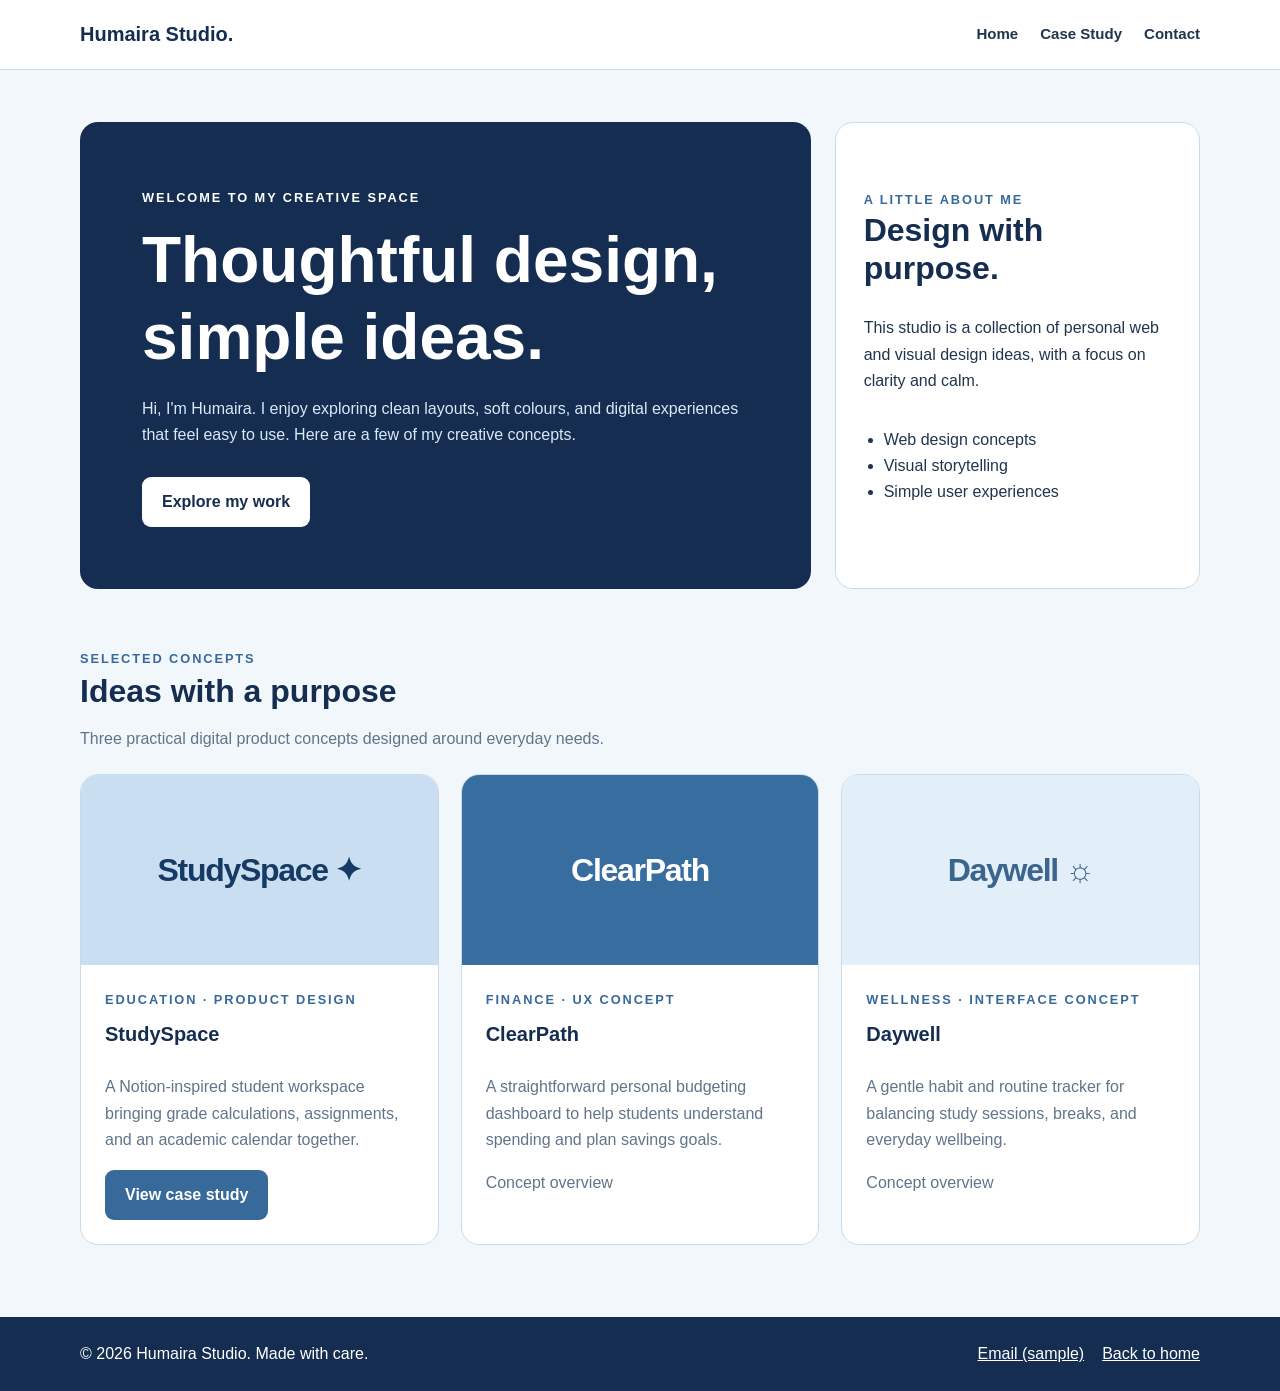
<file: index.html>
<!DOCTYPE html>
<html lang="en">
<head>
  <meta charset="UTF-8">
  <meta name="viewport" content="width=device-width, initial-scale=1.0">
  <meta name="description" content="Humaira Studio — a portfolio of creative digital design concepts.">
  <title>Humaira Studio | Home</title>
  <link rel="stylesheet" href="css/style.css">
</head>
<body>
  <header class="site-header">
    <div class="container header-inner">
      <a class="brand" href="index.html">Humaira Studio.</a>
      <nav class="site-nav" aria-label="Main navigation">
        <a href="index.html" aria-current="page">Home</a>
        <a href="detail.html">Case Study</a>
        <a href="#contact">Contact</a>
      </nav>
    </div>
  </header>

  <main class="container">
    <section class="hero-grid" aria-label="Introduction">
      <div class="spotlight">
        <span class="eyebrow">Welcome to my creative space</span>
        <h1>Thoughtful design, simple ideas.</h1>
        <p>Hi, I'm Humaira. I enjoy exploring clean layouts, soft colours, and digital experiences that feel easy to use. Here are a few of my creative concepts.</p>
        <a class="button light" href="#work">Explore my work</a>
      </div>

      <aside class="sidebar">
        <span class="eyebrow">A little about me</span>
        <h2>Design with purpose.</h2>
        <p>This studio is a collection of personal web and visual design ideas, with a focus on clarity and calm.</p>
        <ul>
          <li>Web design concepts</li>
          <li>Visual storytelling</li>
          <li>Simple user experiences</li>
        </ul>
      </aside>
    </section>

    <section id="work" aria-labelledby="work-title">
      <div class="section-heading">
        <span class="eyebrow">Selected concepts</span>
        <h2 id="work-title">Ideas with a purpose</h2>
        <p class="muted">Three practical digital product concepts designed around everyday needs.</p>
      </div>

      <div class="cards-gallery">
        <!-- StudySpace -->
        <article class="card">
          <div class="art art-one" role="img" aria-label="StudySpace student productivity concept graphic">
            StudySpace ✦
          </div>
          <div class="card-content">
            <span class="eyebrow">Education · Product design</span>
            <h3>StudySpace</h3>
            <p>A Notion-inspired student workspace bringing grade calculations, assignments, and an academic calendar together.</p>
            <a class="button" href="detail.html">View case study</a>
          </div>
        </article>

        <!-- ClearPath -->
        <article class="card">
          <div class="art art-two" role="img" aria-label="ClearPath personal budgeting concept graphic">
            ClearPath
          </div>
          <div class="card-content">
            <span class="eyebrow">Finance · UX concept</span>
            <h3>ClearPath</h3>
            <p>A straightforward personal budgeting dashboard to help students understand spending and plan savings goals.</p>
            <span class="muted">Concept overview</span>
          </div>
        </article>

        <!-- Daywell -->
        <article class="card">
          <div class="art art-three" role="img" aria-label="Daywell habit and routine tracking concept graphic">
            Daywell ☼
          </div>
          <div class="card-content">
            <span class="eyebrow">Wellness · Interface concept</span>
            <h3>Daywell</h3>
            <p>A gentle habit and routine tracker for balancing study sessions, breaks, and everyday wellbeing.</p>
            <span class="muted">Concept overview</span>
          </div>
        </article>
      </div>
    </section>
  </main>

  <footer class="site-footer" id="contact">
    <div class="container footer-inner">
      <span>© 2026 Humaira Studio. Made with care.</span>
      <div class="footer-links">
        <a href="mailto:humairastudio@example.com">Email (sample)</a>
        <a href="index.html">Back to home</a>
      </div>
    </div>
  </footer>
</body>
</html>
</file>
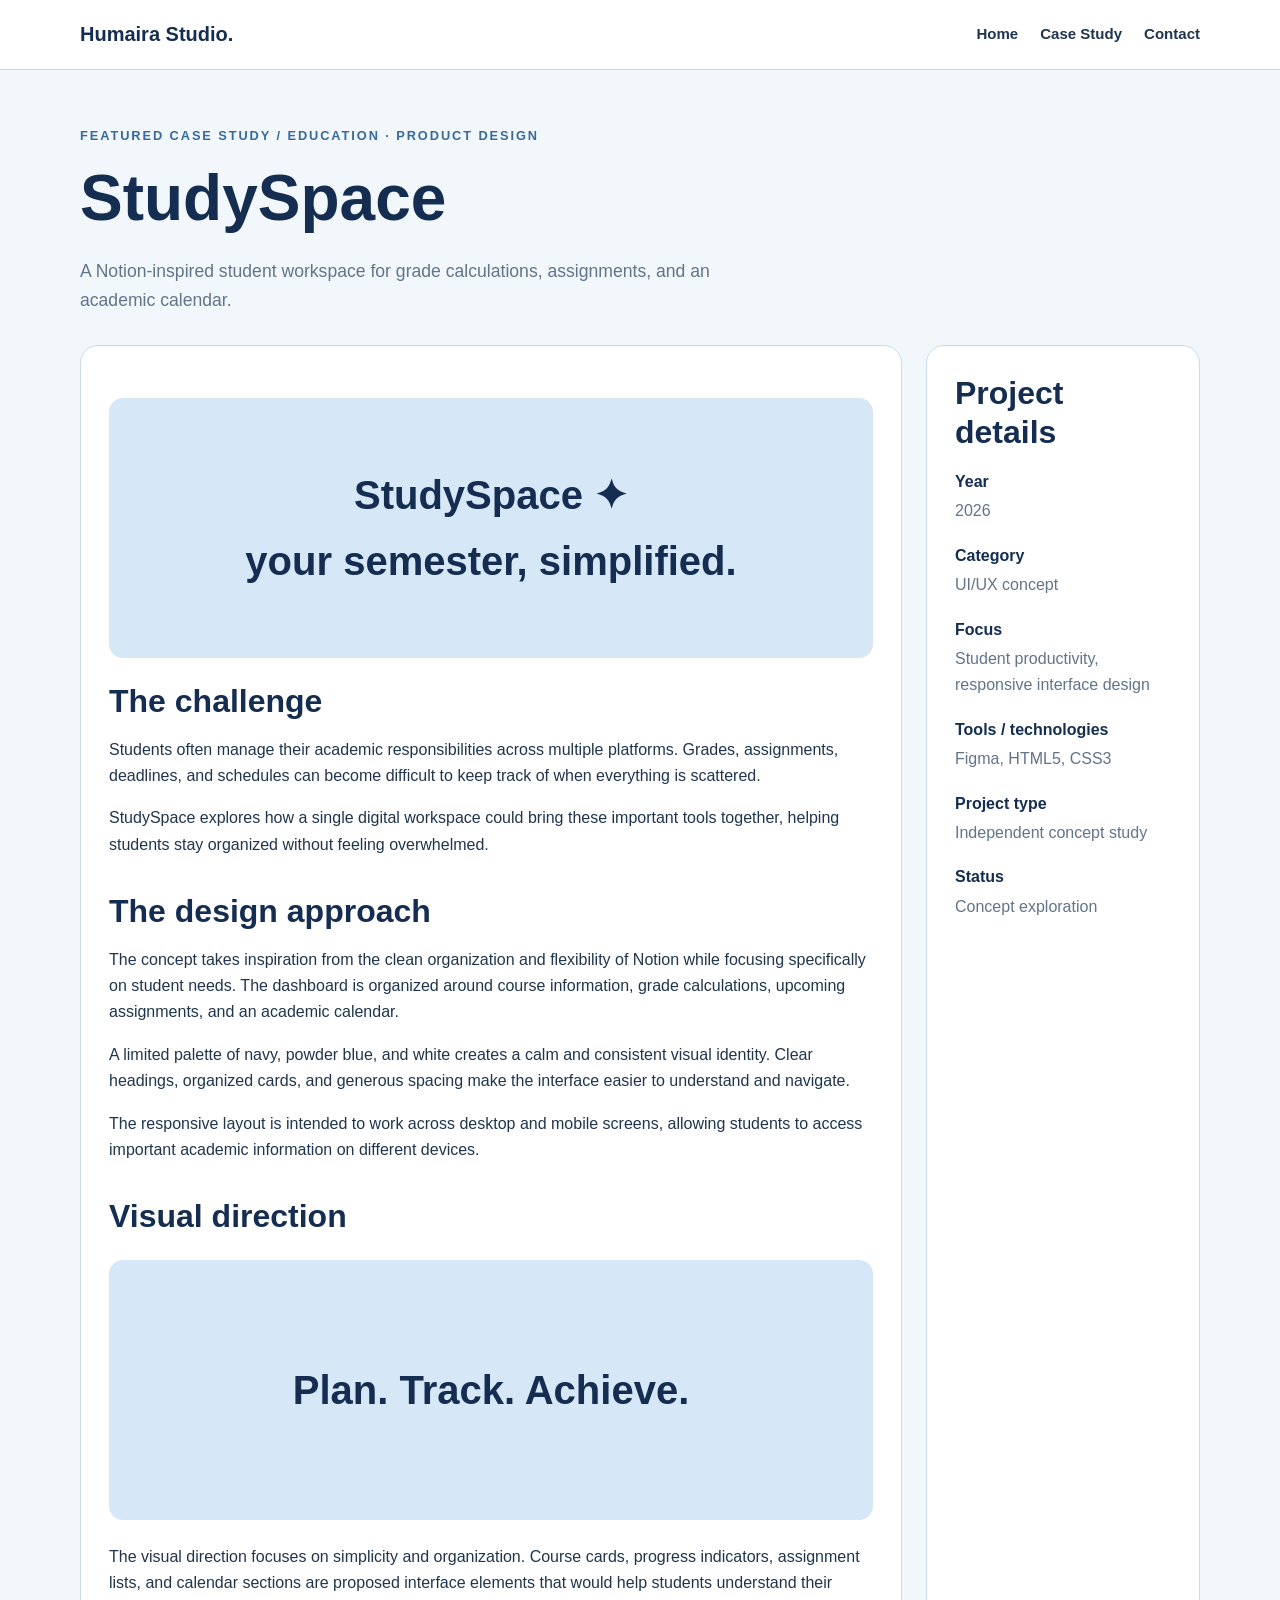
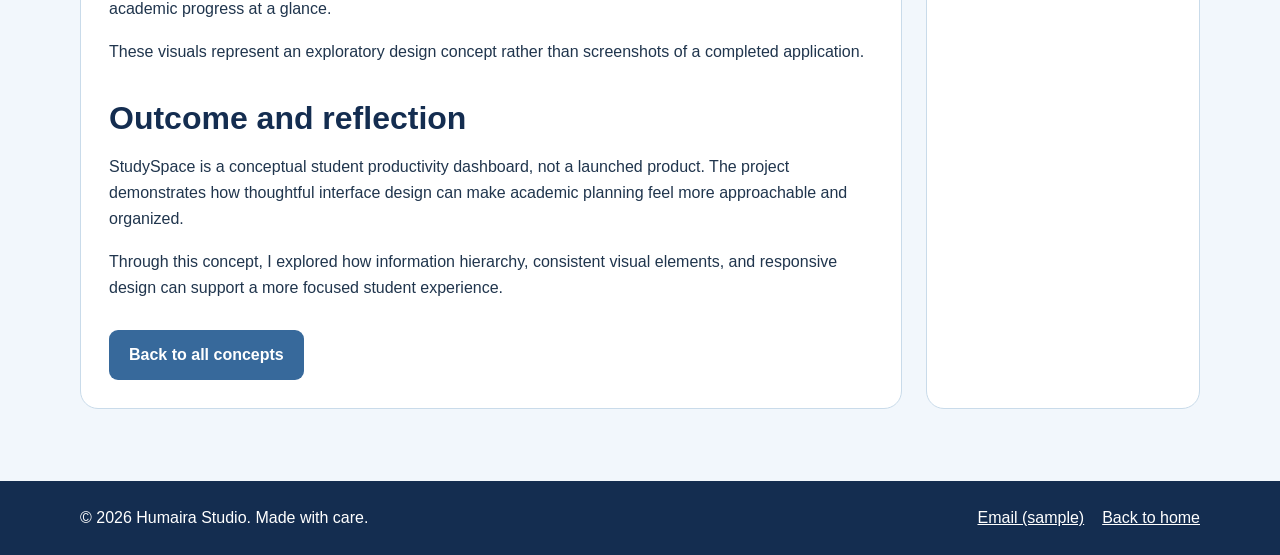
<file: detail.html>
<!DOCTYPE html>
<html lang="en">
<head>
  <meta charset="UTF-8">
  <meta name="viewport" content="width=device-width, initial-scale=1.0">
  <meta name="description" content="StudySpace, a student productivity dashboard design concept by Humaira Studio.">
  <title>StudySpace Case Study | Humaira Studio</title>
  <link rel="stylesheet" href="css/style.css">
</head>
<body>
  <header class="site-header">
    <div class="container header-inner">
      <a class="brand" href="index.html">Humaira Studio.</a>
      <nav class="site-nav" aria-label="Main navigation">
        <a href="index.html">Home</a>
        <a href="detail.html" aria-current="page">Case Study</a>
        <a href="#contact">Contact</a>
      </nav>
    </div>
  </header>

  <main class="container detail-layout">
    <section class="detail-hero">
      <span class="eyebrow">Featured case study / Education · Product design</span>
      <h1>StudySpace</h1>
      <p class="lead">A Notion-inspired student workspace for grade calculations, assignments, and an academic calendar.</p>
    </section>

    <div class="content-grid">
      <article class="article-body">

        <div class="feature-visual" role="img" aria-label="StudySpace student dashboard concept in pale blue">
          StudySpace ✦<br>
          your semester, simplified.
        </div>

        <section>
          <h2>The challenge</h2>
          <p>Students often manage their academic responsibilities across multiple platforms. Grades, assignments, deadlines, and schedules can become difficult to keep track of when everything is scattered.</p>
          <p>StudySpace explores how a single digital workspace could bring these important tools together, helping students stay organized without feeling overwhelmed.</p>
        </section>

        <section>
          <h2>The design approach</h2>
          <p>The concept takes inspiration from the clean organization and flexibility of Notion while focusing specifically on student needs. The dashboard is organized around course information, grade calculations, upcoming assignments, and an academic calendar.</p>
          <p>A limited palette of navy, powder blue, and white creates a calm and consistent visual identity. Clear headings, organized cards, and generous spacing make the interface easier to understand and navigate.</p>
          <p>The responsive layout is intended to work across desktop and mobile screens, allowing students to access important academic information on different devices.</p>
        </section>

        <section>
          <h2>Visual direction</h2>
          <div class="feature-visual" role="img" aria-label="StudySpace typography-based dashboard concept">
            Plan. Track. Achieve.
          </div>
          <p>The visual direction focuses on simplicity and organization. Course cards, progress indicators, assignment lists, and calendar sections are proposed interface elements that would help students understand their academic progress at a glance.</p>
          <p>These visuals represent an exploratory design concept rather than screenshots of a completed application.</p>
        </section>

        <section>
          <h2>Outcome and reflection</h2>
          <p>StudySpace is a conceptual student productivity dashboard, not a launched product. The project demonstrates how thoughtful interface design can make academic planning feel more approachable and organized.</p>
          <p>Through this concept, I explored how information hierarchy, consistent visual elements, and responsive design can support a more focused student experience.</p>
          <a class="button" href="index.html#work">Back to all concepts</a>
        </section>
      </article>

      <aside class="metadata" aria-label="Project details">
        <h2>Project details</h2>
        <dl>
          <dt>Year</dt>
          <dd>2026</dd>

          <dt>Category</dt>
          <dd>UI/UX concept</dd>

          <dt>Focus</dt>
          <dd>Student productivity, responsive interface design</dd>

          <dt>Tools / technologies</dt>
          <dd>Figma, HTML5, CSS3</dd>

          <dt>Project type</dt>
          <dd>Independent concept study</dd>

          <dt>Status</dt>
          <dd>Concept exploration</dd>
        </dl>
      </aside>
    </div>
  </main>

  <footer class="site-footer" id="contact">
    <div class="container footer-inner">
      <span>© 2026 Humaira Studio. Made with care.</span>
      <div class="footer-links">
        <a href="mailto:humairastudio@example.com">Email (sample)</a>
        <a href="index.html">Back to home</a>
      </div>
    </div>
  </footer>
</body>
</html>
</file>
<file: css/style.css>
/* =========================
   VARIABLES
========================= */

:root {
    --navy: #142d50;
    --blue: #37699b;
    --sky: #d9e9f7;
    --ice: #f2f7fc;
    --white: #fff;
    --ink: #20354d;
    --muted: #61748a;
    --line: #c9dbea;
    --radius: 18px;
}

/* =========================
   GENERAL STYLES
========================= */

* {
    box-sizing: border-box;
}

html {
    scroll-behavior: smooth;
}

body {
    margin: 0;
    font-family: Arial, Helvetica, sans-serif;
    color: var(--ink);
    background: var(--ice);
    line-height: 1.65;
}

a {
    color: inherit;
}

a:focus-visible {
    outline: 3px solid var(--blue);
    outline-offset: 4px;
}

.container {
    width: min(1120px, calc(100% - 40px));
    margin: auto;
}

/* =========================
   HEADER AND NAVIGATION
========================= */

.site-header {
    background: var(--white);
    border-bottom: 1px solid var(--line);
}

.header-inner {
    display: flex;
    justify-content: space-between;
    align-items: center;
    gap: 20px;
    flex-wrap: wrap;
    padding: 18px 0;
}

.brand {
    font-size: 1.25rem;
    font-weight: 800;
    text-decoration: none;
    color: var(--navy);
}

.site-nav {
    display: flex;
    gap: 22px;
    flex-wrap: wrap;
}

.site-nav a {
    text-decoration: none;
    font-weight: 600;
    font-size: 0.94rem;
}

.site-nav a:hover,
.text-link:hover {
    color: var(--blue);
}

/* =========================
   MAIN CONTENT
========================= */

main {
    padding: 52px 0 72px;
}

.eyebrow {
    font-size: 0.8rem;
    text-transform: uppercase;
    letter-spacing: 0.15em;
    font-weight: 800;
    color: var(--blue);
}

h1,
h2,
h3 {
    line-height: 1.2;
    color: var(--navy);
}

h1 {
    font-size: clamp(2.3rem, 5vw, 4.3rem);
    margin: 12px 0 20px;
}

h2 {
    font-size: 2rem;
    margin: 0 0 12px;
}

h3 {
    font-size: 1.25rem;
    margin: 12px 0;
}

.lead {
    font-size: 1.1rem;
    color: var(--muted);
    max-width: 650px;
}

/* =========================
   HERO SECTION
========================= */

.hero-grid,
.content-grid {
    display: grid;
    grid-template-columns: 1fr;
    gap: 24px;
}

.spotlight {
    background: var(--navy);
    color: white;
    border-radius: var(--radius);
    padding: clamp(30px, 5vw, 62px);
}

.spotlight h1,
.spotlight .eyebrow {
    color: white;
}

.spotlight p {
    color: #d9e9f7;
}

/* =========================
   SIDEBAR
========================= */

.sidebar,
.card,
.article-body,
.metadata {
    background: white;
    border: 1px solid var(--line);
    border-radius: var(--radius);
    padding: 28px;
}

.sidebar {
    display: flex;
    flex-direction: column;
    justify-content: center;
}

.sidebar ul {
    padding-left: 20px;
}

/* =========================
   BUTTONS
========================= */

.button {
    display: inline-block;
    text-decoration: none;
    border-radius: 9px;
    background: var(--blue);
    color: white;
    padding: 12px 20px;
    font-weight: 700;
    margin-top: 12px;
}

.button:hover {
    background: var(--navy);
}

.button.light {
    background: white;
    color: var(--navy);
}

/* =========================
   SECTION HEADINGS
========================= */

.section-heading {
    margin: 56px 0 22px;
}

/* =========================
   CARDS AND GALLERY
========================= */

.cards-gallery {
    display: grid;
    grid-template-columns: repeat(
        auto-fit,
        minmax(280px, 1fr)
    );
    gap: 22px;
}

.card {
    display: flex;
    flex-direction: column;
    overflow: hidden;
    padding: 0;
}

.card-content {
    padding: 24px;
    display: flex;
    flex-direction: column;
    flex: 1;
}

.card p {
    color: var(--muted);
}

.card .button {
    margin-top: auto;
    align-self: flex-start;
}

/* =========================
   CARD ARTWORK
========================= */

.art {
    height: 190px;
    display: flex;
    align-items: center;
    justify-content: center;
    padding: 20px;
    text-align: center;
    font-size: 2rem;
    font-weight: 800;
    letter-spacing: -0.04em;
}

.art-one {
    background: #c9dff1;
    color: #173a65;
}

.art-two {
    background: #386d9f;
    color: white;
}

.art-three {
    background: #e2eef8;
    color: #3b658d;
}

/* =========================
   DETAIL PAGES
========================= */

.detail-hero {
    margin-bottom: 30px;
}

.content-grid {
    gap: 24px;
}

.article-body section + section {
    margin-top: 34px;
}

.feature-visual {
    min-height: 260px;
    border-radius: 14px;
    background: #d6e8f7;
    display: flex;
    justify-content: center;
    align-items: center;
    text-align: center;
    color: var(--navy);
    font-size: 2.5rem;
    font-weight: 800;
    padding: 24px;
    margin: 24px 0;
}

/* =========================
   PROJECT METADATA
========================= */

.metadata dl {
    margin: 0;
}

.metadata dt {
    font-weight: 800;
    color: var(--navy);
    margin-top: 18px;
}

.metadata dd {
    margin: 3px 0 0;
    color: var(--muted);
}

/* =========================
   FOOTER
========================= */

.site-footer {
    background: var(--navy);
    color: white;
}

.footer-inner {
    display: flex;
    align-items: center;
    justify-content: space-between;
    gap: 16px;
    flex-wrap: wrap;
    padding: 24px 0;
}

.footer-inner a {
    color: white;
}

.footer-links {
    display: flex;
    gap: 18px;
}

/* =========================
   UTILITY CLASSES
========================= */

.muted {
    color: var(--muted);
}

/* =========================
   TABLET AND DESKTOP
========================= */

@media (min-width: 768px) {

    .hero-grid {
        grid-template-columns: 2fr 1fr;
    }

    .content-grid {
        grid-template-columns: 3fr 1fr;
    }

}

/* =========================
   MOBILE DEVICES
========================= */

@media (max-width: 767px) {

    main {
        padding: 30px 0 48px;
    }

    .header-inner {
        align-items: flex-start;
    }

    .site-nav {
        gap: 14px;
    }

    .spotlight {
        padding: 30px;
    }

    .sidebar,
    .article-body,
    .metadata {
        padding: 22px;
    }

    .section-heading {
        margin-top: 40px;
    }

}
</file>
